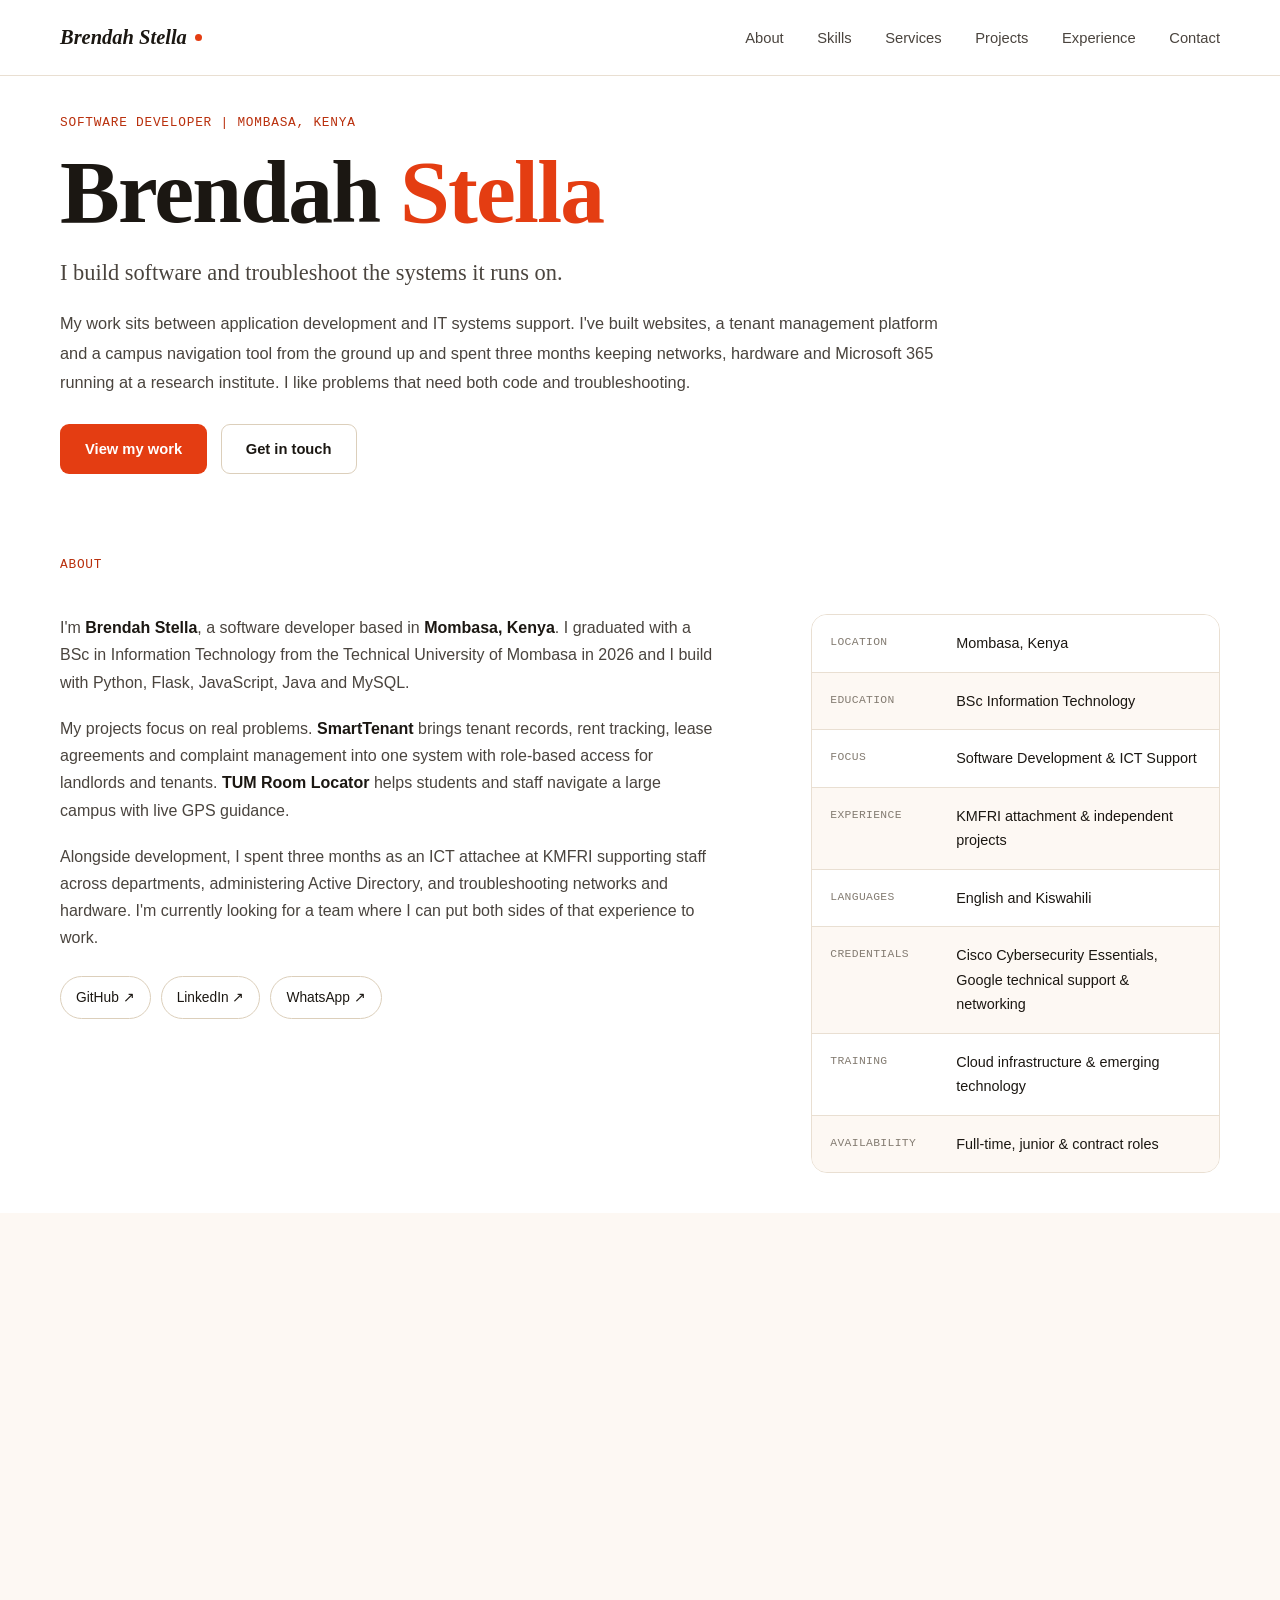
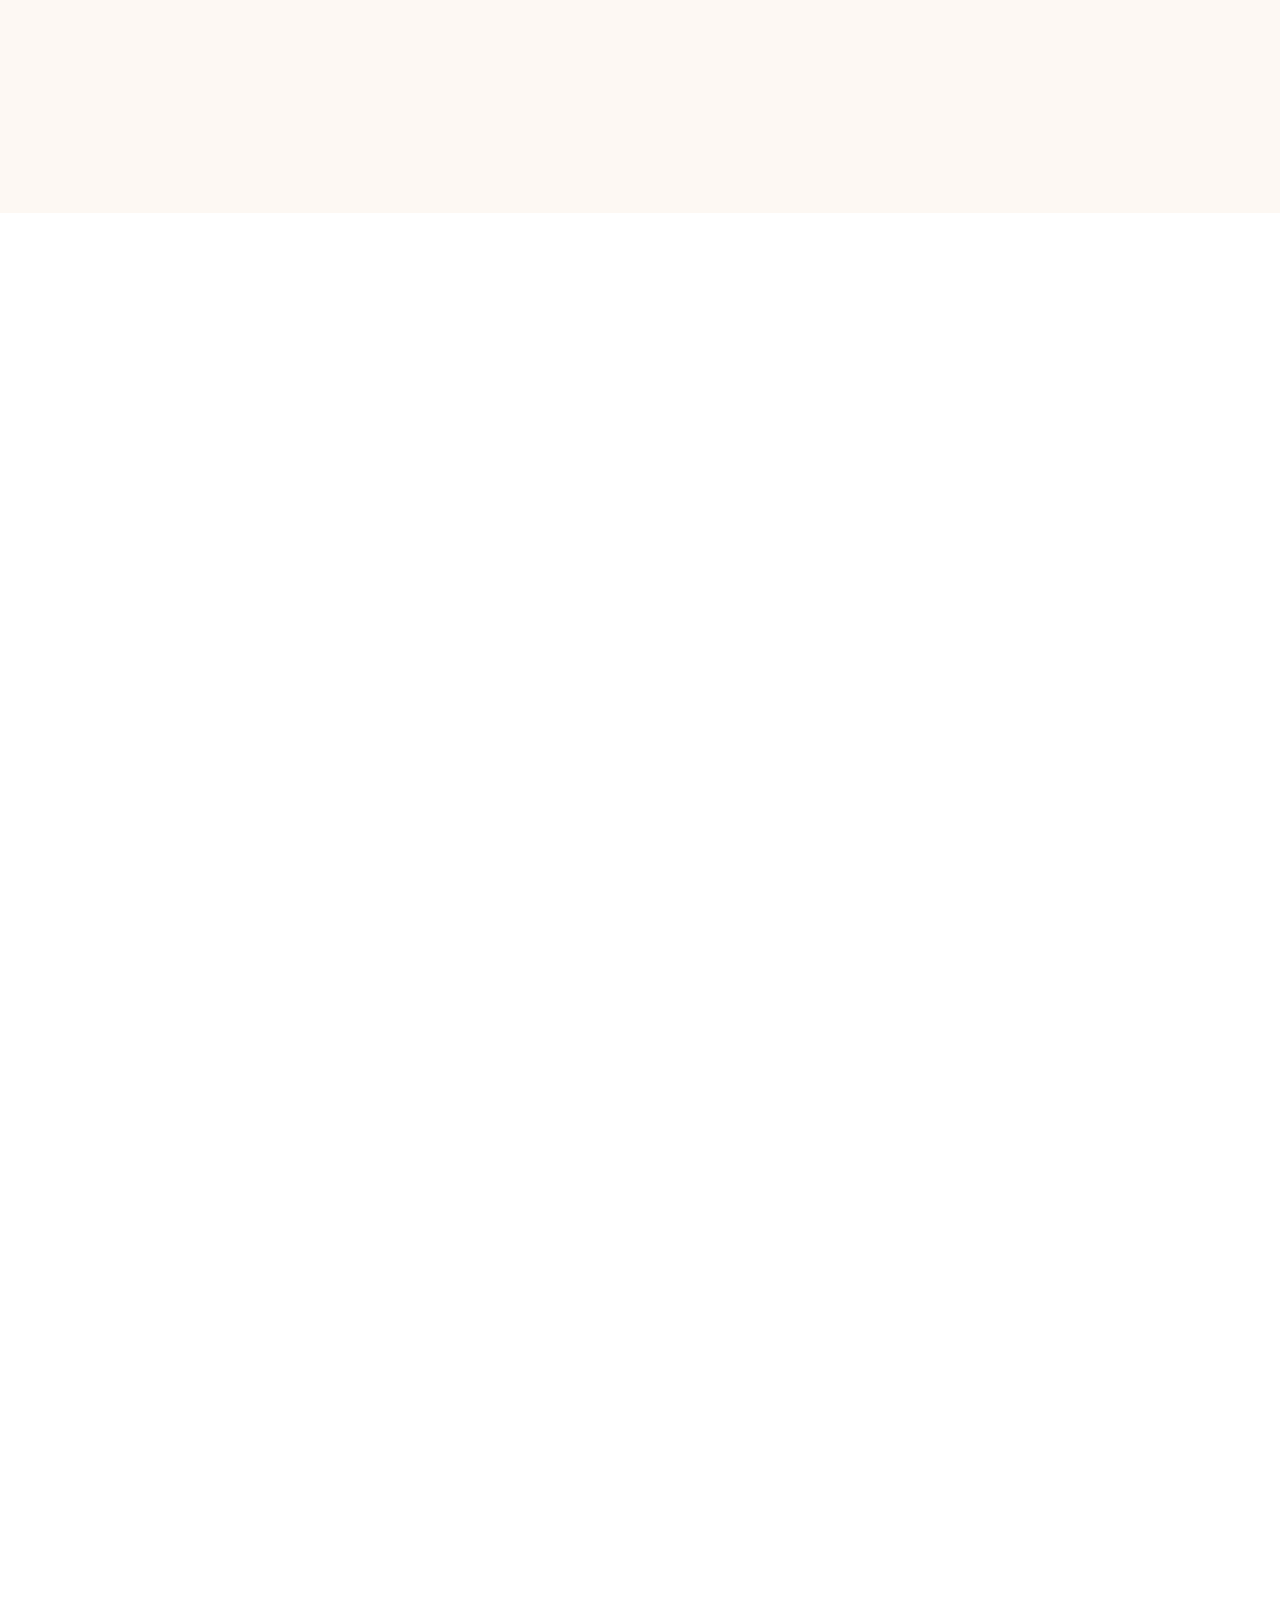
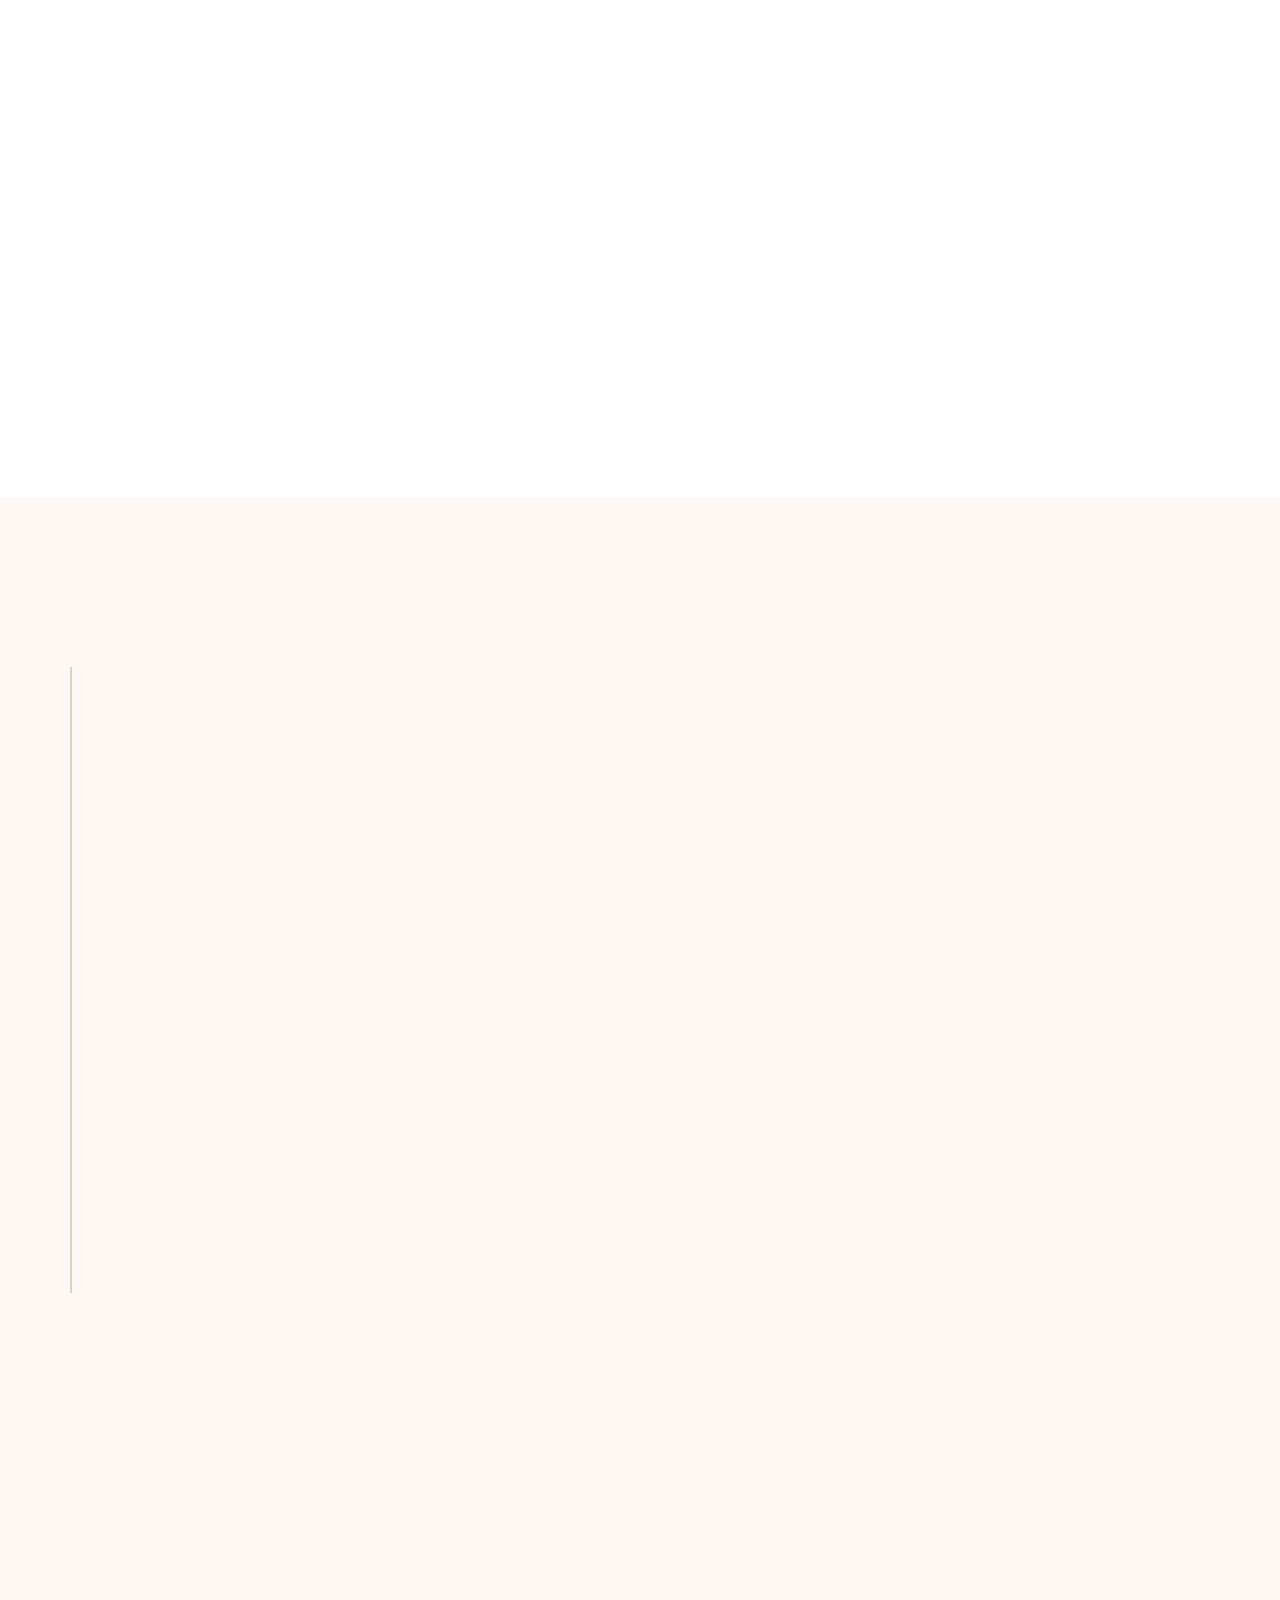
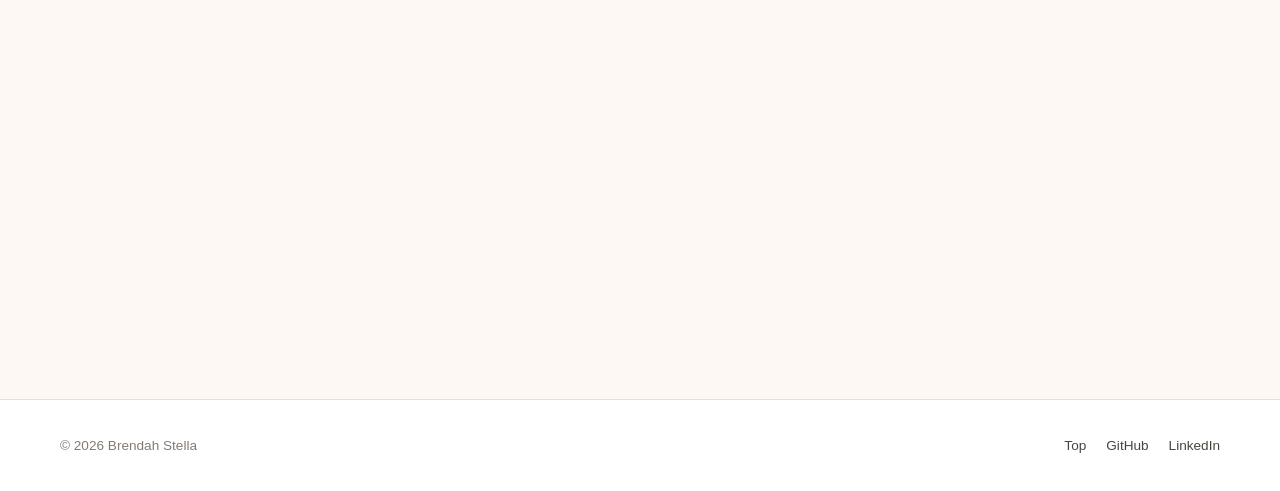
<file: index.html>
<!doctype html>
<html lang="en">
  <head>
    <meta charset="UTF-8" />
    <meta name="viewport" content="width=device-width, initial-scale=1.0" />

    <title>Brendah Stella | Software Developer</title>
    <meta
      name="description"
      content="Portfolio of Brendah Stella, a software developer based in Mombasa, Kenya, working across web development, databases, networking and ICT support."
    />
    <meta name="author" content="Brendah Stella" />
    <meta name="robots" content="index, follow" />
    <link rel="canonical" href="https://breestellar.github.io/portfolio/" />
    <link rel="icon" href="data:," />
    <meta name="referrer" content="strict-origin-when-cross-origin" />

    <meta
      http-equiv="Content-Security-Policy"
      content="default-src 'self'; base-uri 'self'; object-src 'none'; script-src 'self' https://web3forms.com https://hcaptcha.com https://*.hcaptcha.com; script-src-attr 'none'; style-src 'self' https://fonts.googleapis.com https://hcaptcha.com https://*.hcaptcha.com; style-src-attr 'none'; font-src 'self' https://fonts.gstatic.com; img-src 'self' data: https://hcaptcha.com https://*.hcaptcha.com; frame-src https://hcaptcha.com https://*.hcaptcha.com; connect-src 'self' https://api.web3forms.com https://hcaptcha.com https://*.hcaptcha.com; worker-src 'self' blob:; media-src 'none'; form-action 'self' https://api.web3forms.com; upgrade-insecure-requests"
    />

    <meta property="og:title" content="Brendah Stella | Software Developer" />
    <meta
      property="og:description"
      content="Software development and ICT portfolio of Brendah Stella."
    />
    <meta property="og:type" content="website" />
    <meta
      property="og:url"
      content="https://breestellar.github.io/portfolio/"
    />

    <link rel="preconnect" href="https://fonts.googleapis.com" />
    <link rel="preconnect" href="https://fonts.gstatic.com" crossorigin />

    <link
      href="https://fonts.googleapis.com/css2?family=Fraunces:opsz,wght@9..144,400;9..144,500;9..144,600;9..144,700&family=Inter:wght@400;500;600;700&family=JetBrains+Mono:wght@400;500&display=swap"
      rel="stylesheet"
    />

    <link rel="stylesheet" href="./style.css" />
  </head>

  <body>
    <header>
      <nav aria-label="Primary navigation">
        <div class="container nav-inner">
          <a class="nav-logo" href="#home">
            Brendah Stella <span class="dot"></span>
          </a>

          <ul class="nav-links" id="navLinks">
            <li><a href="#about">About</a></li>
            <li><a href="#skills">Skills</a></li>
            <li><a href="#capabilities">Services</a></li>
            <li><a href="#work">Projects</a></li>
            <li><a href="#experience">Experience</a></li>
            <li><a href="#contact">Contact</a></li>
          </ul>

          <button
            class="hamburger"
            type="button"
            aria-label="Open navigation"
            aria-controls="navLinks"
            aria-expanded="false"
          >
            ☰
          </button>
        </div>
      </nav>
    </header>

    <main>
      <!-- HERO -->
      <section id="home">
        <div class="container hero">
          <div>
            <p class="eyebrow">SOFTWARE DEVELOPER | MOMBASA, KENYA</p>

            <h1>Brendah <em>Stella</em></h1>

            <p class="hero-role">
              I build software and troubleshoot the systems it runs on.
            </p>

            <p class="hero-copy">
              My work sits between application development and IT systems
              support. I've built websites, a tenant management platform and a
              campus navigation tool from the ground up and spent three months
              keeping networks, hardware and Microsoft 365 running at a research
              institute. I like problems that need both code and
              troubleshooting.
            </p>

            <div class="hero-actions">
              <a href="#work" class="btn btn-primary">View my work</a>
              <a href="#contact" class="btn btn-secondary">Get in touch</a>
            </div>
          </div>
        </div>
      </section>

      <!-- ABOUT -->
      <section id="about">
        <div class="container">
          <div class="section-head reveal">
            <p class="eyebrow">ABOUT</p>
          </div>

          <div class="about-grid">
            <div class="about-copy reveal">
              <p>
                I'm <strong>Brendah Stella</strong>, a software developer based
                in <strong>Mombasa, Kenya</strong>. I graduated with a BSc in
                Information Technology from the Technical University of Mombasa
                in 2026 and I build with Python, Flask, JavaScript, Java and
                MySQL.
              </p>

              <p>
                My projects focus on real problems.
                <strong>SmartTenant</strong> brings tenant records, rent
                tracking, lease agreements and complaint management into one
                system with role-based access for landlords and tenants.
                <strong>TUM Room Locator</strong> helps students and staff
                navigate a large campus with live GPS guidance.
              </p>

              <p>
                Alongside development, I spent three months as an ICT attachee
                at KMFRI supporting staff across departments, administering
                Active Directory, and troubleshooting networks and hardware. I'm
                currently looking for a team where I can put both sides of that
                experience to work.
              </p>

              <div class="about-links">
                <a
                  class="pill-link"
                  href="https://github.com/Breestellar"
                  target="_blank"
                  rel="noopener noreferrer"
                >
                  GitHub ↗
                </a>

                <a
                  class="pill-link"
                  href="https://linkedin.com/in/brendah-stella"
                  target="_blank"
                  rel="noopener noreferrer"
                >
                  LinkedIn ↗
                </a>

                <a
                  class="pill-link"
                  href="https://wa.me/254706333151"
                  target="_blank"
                  rel="noopener noreferrer"
                >
                  WhatsApp ↗
                </a>
              </div>
            </div>

            <div class="facts reveal" aria-label="Profile details">
              <div class="fact">
                <span class="fact-key">Location</span>
                <span class="fact-value">Mombasa, Kenya</span>
              </div>

              <div class="fact">
                <span class="fact-key">Education</span>
                <span class="fact-value">BSc Information Technology</span>
              </div>

              <div class="fact">
                <span class="fact-key">Focus</span>
                <span class="fact-value">
                  Software Development &amp; ICT Support
                </span>
              </div>

              <div class="fact">
                <span class="fact-key">Experience</span>
                <span class="fact-value">
                  KMFRI attachment &amp; independent projects
                </span>
              </div>

              <div class="fact">
                <span class="fact-key">Languages</span>
                <span class="fact-value">English and Kiswahili</span>
              </div>

              <div class="fact">
                <span class="fact-key">Credentials</span>
                <span class="fact-value">
                  Cisco Cybersecurity Essentials, Google technical support &amp;
                  networking
                </span>
              </div>

              <div class="fact">
                <span class="fact-key">Training</span>
                <span class="fact-value">
                  Cloud infrastructure &amp; emerging technology
                </span>
              </div>

              <div class="fact">
                <span class="fact-key">Availability</span>
                <span class="fact-value">
                  Full-time, junior &amp; contract roles
                </span>
              </div>
            </div>
          </div>
        </div>
      </section>

      <!-- SKILLS -->
      <section id="skills" class="alt-bg">
        <div class="container">
          <div class="section-head reveal">
            <p class="eyebrow">SKILLS</p>

            <p class="section-intro">
              These are the tools and systems I've actually used in projects,
              coursework and hands-on ICT work.
            </p>
          </div>

          <div class="skills-grid">
            <article class="skill-card reveal">
              <div class="skill-icon">
                <svg
                  width="19"
                  height="19"
                  viewBox="0 0 24 24"
                  fill="none"
                  stroke="currentColor"
                  stroke-width="2"
                  stroke-linecap="round"
                >
                  <polyline points="16 18 22 12 16 6" />
                  <polyline points="8 6 2 12 8 18" />
                </svg>
              </div>

              <h3>Development</h3>

              <p>Building application logic and interfaces.</p>

              <ul class="skill-list">
                <li>Python</li>
                <li>Flask</li>
                <li>JavaScript</li>
                <li>Java</li>
                <li>PHP</li>
                <li>HTML/CSS</li>
                <li>Tailwind CSS</li>
                <li>WordPress</li>
              </ul>
            </article>

            <article class="skill-card reveal">
              <div class="skill-icon">
                <svg
                  width="19"
                  height="19"
                  viewBox="0 0 24 24"
                  fill="none"
                  stroke="currentColor"
                  stroke-width="2"
                  stroke-linecap="round"
                >
                  <ellipse cx="12" cy="5" rx="9" ry="3" />
                  <path d="M21 12c0 1.66-4.03 3-9 3s-9-1.34-9-3" />
                  <path d="M3 5v14c0 1.66 4.03 3 9 3s9-1.34 9-3V5" />
                </svg>
              </div>

              <h3>Backend &amp; Data</h3>

              <p>Working with application logic, databases and integrations.</p>

              <ul class="skill-list">
                <li>MySQL</li>
                <li>SQL Server fundamentals</li>
                <li>REST APIs</li>
                <li>AJAX</li>
                <li>Schema Design</li>
                <li>JSON</li>
              </ul>
            </article>

            <article class="skill-card reveal">
              <div class="skill-icon">
                <svg
                  width="19"
                  height="19"
                  viewBox="0 0 24 24"
                  fill="none"
                  stroke="currentColor"
                  stroke-width="2"
                  stroke-linecap="round"
                >
                  <rect x="2" y="3" width="20" height="14" rx="2" />
                  <line x1="8" y1="21" x2="16" y2="21" />
                  <line x1="12" y1="17" x2="12" y2="21" />
                </svg>
              </div>

              <h3>ICT &amp; Systems</h3>

              <p>
                Hands-on support across users, devices and everyday systems.
              </p>

              <ul class="skill-list">
                <li>Active Directory</li>
                <li>Microsoft 365</li>
                <li>Windows Server fundamentals</li>
                <li>LAN/Wi-Fi</li>
                <li>Hardware Support</li>
                <li>Backup &amp; Recovery</li>
              </ul>
            </article>

            <article class="skill-card reveal">
              <div class="skill-icon">
                <svg
                  width="19"
                  height="19"
                  viewBox="0 0 24 24"
                  fill="none"
                  stroke="currentColor"
                  stroke-width="2"
                  stroke-linecap="round"
                >
                  <circle cx="12" cy="12" r="3" />
                  <path
                    d="M19.4 15a1.65 1.65 0 0 0 .33 1.82l.06.06a2 2 0 1 1-2.83 2.83l-.06-.06a1.65 1.65 0 0 0-1.82-.33 1.65 1.65 0 0 0-1 1.51V21a2 2 0 0 1-4 0v-.09A1.65 1.65 0 0 0 9 19.4a1.65 1.65 0 0 0-1.82.33l-.06.06a2 2 0 1 1-2.83-2.83l.06-.06a1.65 1.65 0 0 0 .33-1.82 1.65 1.65 0 0 0-1.51-1H3a2 2 0 0 1 0-4h.09A1.65 1.65 0 0 0 4.6 9a1.65 1.65 0 0 0-.33-1.82l-.06-.06a2 2 0 1 1 2.83-2.83l.06.06a1.65 1.65 0 0 0 1.82.33H9a1.65 1.65 0 0 0 1-1.51V3a2 2 0 0 1 4 0v.09a1.65 1.65 0 0 0 1 1.51 1.65 1.65 0 0 0 1.82-.33l.06-.06a2 2 0 1 1 2.83 2.83l-.06.06a1.65 1.65 0 0 0-.33 1.82V9a1.65 1.65 0 0 0 1.51 1H21a2 2 0 0 1 0 4h-.09a1.65 1.65 0 0 0-1.51 1z"
                  />
                </svg>
              </div>

              <h3>Networks &amp; Practice</h3>

              <p>
                Diagnosing infrastructure issues and keeping technical work
                documented.
              </p>

              <ul class="skill-list">
                <li>IP / DHCP / DNS</li>
                <li>VPN fundamentals</li>
                <li>Cybersecurity fundamentals</li>
                <li>Git/GitHub</li>
                <li>Linux</li>
                <li>Documentation</li>
              </ul>
            </article>
          </div>
        </div>
      </section>

      <!-- SERVICES -->
      <section id="capabilities">
        <div class="container">
          <div class="section-head reveal">
            <p class="eyebrow">SERVICES</p>

            <p class="section-intro">
              I'm comfortable taking on builds, technical fixes and the
              day-to-day work that keeps systems usable.
            </p>
          </div>

          <div class="approach-grid capabilities-grid">
            <article class="approach reveal">
              <p class="approach-number">01</p>

              <h3>Web &amp; software</h3>

              <p>
                Build or improve web applications, internal tools and websites
                using Python, Flask, JavaScript, MySQL, APIs and responsive
                frontend technologies.
              </p>
            </article>

            <article class="approach reveal">
              <p class="approach-number">02</p>

              <h3>ICT support</h3>

              <p>
                Troubleshoot hardware, software, user accounts and Microsoft 365
                issues, including routine system setup and first-line support.
              </p>
            </article>

            <article class="approach reveal">
              <p class="approach-number">03</p>

              <h3>Networks &amp; systems</h3>

              <p>
                Help diagnose LAN and Wi-Fi problems and work through IP, DHCP,
                DNS and VPN or network-device configuration issues.
              </p>
            </article>

            <article class="approach reveal">
              <p class="approach-number">04</p>

              <h3>Technical documentation</h3>

              <p>
                Document recurring faults, setup steps and fixes so the next
                person does not have to start troubleshooting from scratch.
              </p>
            </article>
          </div>
        </div>
      </section>

      <!-- PROJECTS -->
      <section id="work">
        <div class="container">
          <div class="section-head reveal">
            <p class="eyebrow">PROJECTS</p>

            <p class="section-intro">
              Each project is presented around the problem it addresses, the
              approach I took, and what I actually built.
            </p>
          </div>

          <div class="project-list">
            <article class="project reveal">
              <div class="project-aside">
                <span class="project-number">01</span>

                <p class="project-type">Web application</p>

                <h3>SmartTenant</h3>

                <p class="project-subtitle">
                  Multi-user property &amp; tenant management system
                </p>
              </div>

              <div class="project-content">
                <div class="project-block">
                  <h4>The problem</h4>

                  <p>
                    Landlords and tenants often manage rent records, lease
                    terms, complaints and communication through disconnected
                    tools or none at all, making it easy for information to get
                    lost.
                  </p>
                </div>

                <div class="project-block">
                  <h4>The approach</h4>

                  <p>
                    I built a role-based web application that gives landlords
                    and tenants separate, permissioned views of the same data so
                    each side only sees and edits what applies to them.
                  </p>
                </div>

                <div class="project-block">
                  <h4>What I worked on</h4>

                  <p>
                    Role-based access control, automated PDF lease generation,
                    an AJAX-driven messaging system between landlords and
                    tenants, a lease termination workflow, and a complaint
                    management module, all with a consistent interface across
                    every page.
                  </p>

                  <div
                    class="project-tech"
                    aria-label="SmartTenant technologies"
                  >
                    <span>Flask</span>
                    <span>MySQL</span>
                    <span>Tailwind CSS</span>
                    <span>AJAX</span>
                    <span>xhtml2pdf</span>
                  </div>
                </div>

                <div class="project-actions">
                  <a
                    class="project-link"
                    href="https://github.com/Breestellar/Smarttenant"
                    target="_blank"
                    rel="noopener noreferrer"
                  >
                    View source ↗
                  </a>
                </div>
              </div>
            </article>

            <article class="project reveal">
              <div class="project-aside">
                <span class="project-number">02</span>

                <p class="project-type">Navigation tool</p>

                <h3>TUM Room Locator</h3>

                <p class="project-subtitle">
                  Campus navigation with live GPS guidance
                </p>
              </div>

              <div class="project-content">
                <div class="project-block">
                  <h4>The problem</h4>

                  <p>
                    Finding a specific room on a large unfamiliar campus wastes
                    time for students and staff, especially during the first
                    weeks of a semester.
                  </p>
                </div>

                <div class="project-block">
                  <h4>The approach</h4>

                  <p>
                    I built a focused navigation tool for the Technical
                    University of Mombasa that turns a room name into a walkable
                    route with real-time position tracking instead of a static
                    map.
                  </p>
                </div>

                <div class="project-block">
                  <h4>What I worked on</h4>

                  <p>
                    Route calculation and rerouting with OSRM, GPS signal
                    smoothing to keep the map stable, voice-guided directions
                    and the interactive Leaflet.js map interface.
                  </p>

                  <div
                    class="project-tech"
                    aria-label="TUM Room Locator technologies"
                  >
                    <span>Flask</span>
                    <span>MySQL</span>
                    <span>Leaflet.js</span>
                    <span>OSRM</span>
                    <span>Geolocation API</span>
                    <span>Web Speech API</span>
                  </div>
                </div>

                <div class="project-actions">
                  <a
                    class="project-link"
                    href="https://github.com/Breestellar/Tum-Room-Locator"
                    target="_blank"
                    rel="noopener noreferrer"
                  >
                    View source ↗
                  </a>
                </div>
              </div>
            </article>
          </div>
        </div>
      </section>

      <!-- EXPERIENCE -->
      <section id="experience" class="alt-bg">
        <div class="container">
          <div class="section-head reveal">
            <p class="eyebrow">EXPERIENCE</p>

            <p class="section-intro">
              A combination of workplace ICT experience and independent software
              development.
            </p>
          </div>

          <div class="timeline">
            <article class="experience reveal">
              <p class="experience-period">May 2025 — August 2025</p>

              <h3>IT Attachment</h3>

              <p class="experience-company">
                Kenya Marine and Fisheries Research Institute (KMFRI) · Mombasa,
                Kenya
              </p>

              <ul class="experience-list">
                <li>
                  Provided first-line technical support to staff across
                  departments, resolving hardware and software issues.
                </li>

                <li>
                  Administered user accounts and permissions in Active Directory
                  and supported Microsoft 365 environments.
                </li>

                <li>
                  Diagnosed and resolved LAN and Wi-Fi connectivity issues
                  across the institute's network.
                </li>

                <li>
                  Documented recurring incidents to help the ICT team track and
                  resolve issues faster.
                </li>

                <li>
                  Assisted with software installation, operating-system
                  configuration and routine system maintenance and updates.
                </li>

                <li>
                  Assisted with data backup and recovery procedures, monitored
                  system performance and reported issues to senior ICT staff.
                </li>

                <li>
                  Supported enterprise users and gained exposure to CRM and ERP
                  environments through ICT workshops.
                </li>

                <li>
                  Received an official recommendation letter for reliability and
                  support performance.
                </li>
              </ul>
            </article>

            <article class="experience reveal">
              <p class="experience-period">2023 — Present</p>

              <h3>Independent Developer</h3>

              <p class="experience-company">
                Self-directed development · Mombasa, Kenya
              </p>

              <ul class="experience-list">
                <li>
                  Designed and built SmartTenant and TUM Room Locator from the
                  ground up, end to end.
                </li>

                <li>
                  Worked across frontend interfaces, backend logic, databases
                  and third-party APIs.
                </li>

                <li>
                  Used personal projects to work through practical problems, not
                  just to learn a technology.
                </li>
              </ul>
            </article>
          </div>
        </div>
      </section>

      <!-- CONTACT -->
      <section id="contact" class="alt-bg">
        <div class="container">
          <div class="section-head reveal">
            <p class="eyebrow">CONTACT</p>

            <p class="section-intro">
              I'm open to junior software development roles, ICT positions and
              relevant freelance or contract work. I'm happy to discuss your
              project, role or problem.
            </p>
          </div>

          <div class="contact-grid">
            <div class="contact-copy reveal">
              <div class="contact-list">
                <a class="contact-item" href="tel:+254706333151">
                  <span class="contact-label">Phone</span>
                  <span class="contact-value">+254 706 333 151</span>
                </a>

                <a
                  class="contact-item"
                  href="https://wa.me/254706333151"
                  target="_blank"
                  rel="noopener noreferrer"
                >
                  <span class="contact-label">WhatsApp</span>
                  <span class="contact-value">Start a conversation ↗</span>
                </a>

                <a
                  class="contact-item"
                  href="https://github.com/Breestellar"
                  target="_blank"
                  rel="noopener noreferrer"
                >
                  <span class="contact-label">GitHub</span>
                  <span class="contact-value">github.com/Breestellar ↗</span>
                </a>

                <a
                  class="contact-item"
                  href="https://linkedin.com/in/brendah-stella"
                  target="_blank"
                  rel="noopener noreferrer"
                >
                  <span class="contact-label">LinkedIn</span>
                  <span class="contact-value">Brendah Stella ↗</span>
                </a>
              </div>
            </div>

            <div class="reveal">
              <form
                id="contact-form"
                class="contact-form"
                action="https://api.web3forms.com/submit"
                method="POST"
              >
                <input
                  type="hidden"
                  name="access_key"
                  value="798fbf9f-aac8-4749-8704-85d0359623bb"
                />

                <input
                  type="hidden"
                  name="subject"
                  value="Portfolio Contact — Brendah Stella"
                />

                <input
                  type="hidden"
                  name="from_name"
                  value="Brendah Stella Portfolio"
                />

                <input
                  type="hidden"
                  name="redirect"
                  value="https://breestellar.github.io/portfolio/contact-success.html"
                />

                <!-- Secondary low-friction spam check. hCaptcha remains the main check. -->
                <input
                  type="checkbox"
                  name="botcheck"
                  class="honeypot"
                  tabindex="-1"
                  autocomplete="off"
                />

                <div class="form-row">
                  <div class="form-group">
                    <label for="name">Name</label>

                    <input
                      id="name"
                      type="text"
                      name="name"
                      placeholder="Your name"
                      autocomplete="name"
                      required
                    />
                  </div>

                  <div class="form-group">
                    <label for="email">Email</label>

                    <input
                      id="email"
                      type="email"
                      name="email"
                      placeholder="you@example.com"
                      autocomplete="email"
                      required
                    />
                  </div>
                </div>

                <div class="form-group">
                  <label for="message">Message</label>

                  <textarea
                    id="message"
                    name="message"
                    placeholder="Tell me what you'd like to discuss..."
                    maxlength="5000"
                    required
                  ></textarea>
                </div>

                <div class="h-captcha" data-captcha="true"></div>

                <button type="submit" class="btn btn-primary">
                  Send message
                </button>

                <p class="form-note">
                  Please include enough detail for me to understand what you're
                  reaching out about.
                </p>
              </form>
            </div>
          </div>
        </div>
      </section>
    </main>

    <footer>
      <div class="container footer-inner">
        <span>© 2026 Brendah Stella</span>

        <div class="footer-links">
          <a href="#home">Top</a>

          <a
            href="https://github.com/Breestellar"
            target="_blank"
            rel="noopener noreferrer"
          >
            GitHub
          </a>

          <a
            href="https://linkedin.com/in/brendah-stella"
            target="_blank"
            rel="noopener noreferrer"
          >
            LinkedIn
          </a>
        </div>
      </div>
    </footer>

    <script src="./index.js" defer></script>
    <script src="https://web3forms.com/client/script.js" async defer></script>
  </body>
</html>
</file>
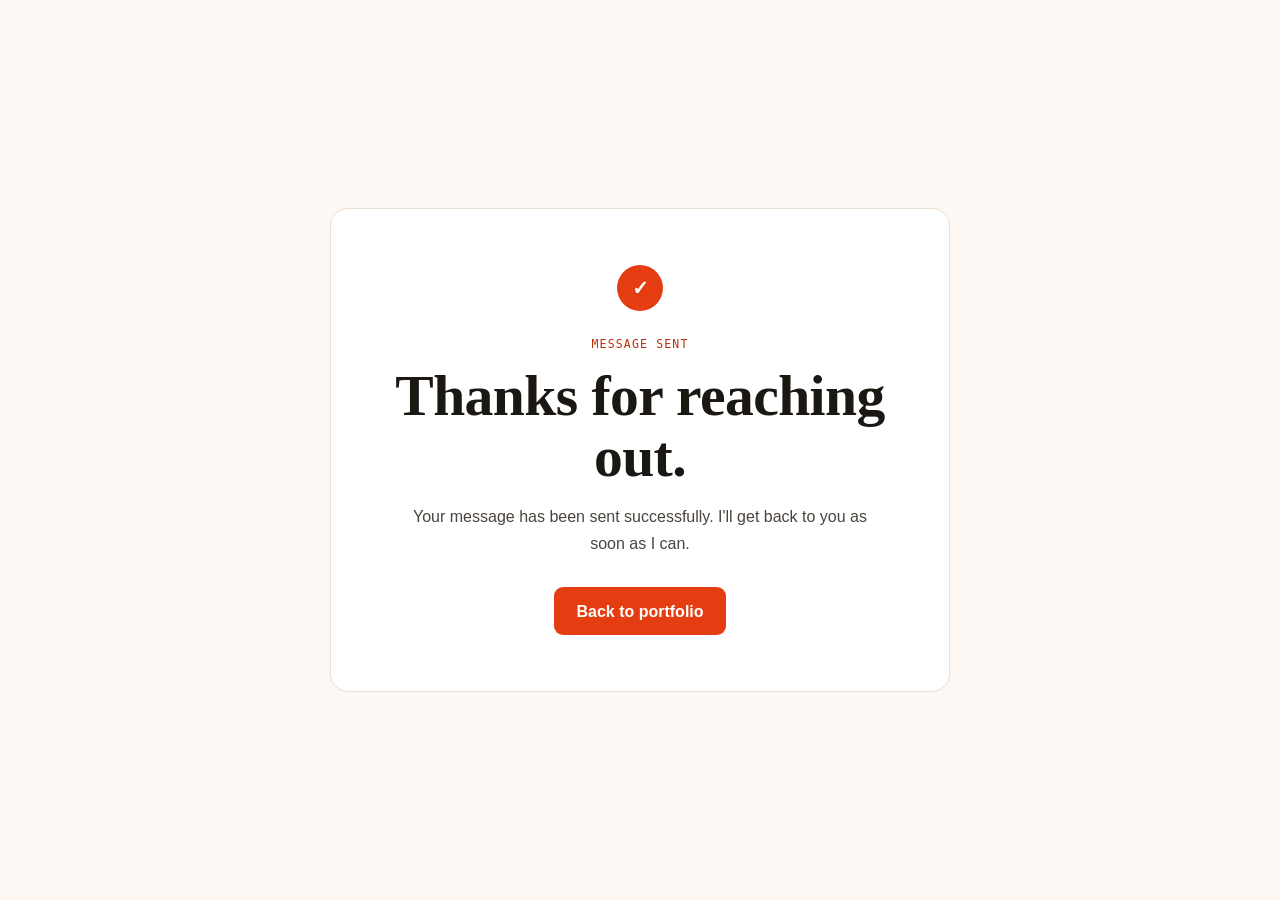
<file: contact-success.html>
<!doctype html>
<html lang="en">
  <head>
    <meta charset="UTF-8" />
    <meta name="viewport" content="width=device-width, initial-scale=1.0" />

    <meta name="robots" content="noindex, nofollow" />
    <meta name="referrer" content="strict-origin-when-cross-origin" />

    <meta
      http-equiv="Content-Security-Policy"
      content="default-src 'self'; base-uri 'self'; object-src 'none'; script-src 'none'; style-src 'self'; style-src-attr 'none'; img-src 'self' data:; font-src 'self'; form-action 'self'; upgrade-insecure-requests"
    />

    <title>Message sent | Brendah Stella</title>

    <link rel="stylesheet" href="./style.css" />
  </head>

  <body class="success-page">
    <main>
      <div class="mark" aria-hidden="true">✓</div>

      <p class="label">Message sent</p>

      <h1>Thanks for reaching out.</h1>

      <p class="message">
        Your message has been sent successfully. I'll get back to you as soon as
        I can.
      </p>

      <a href="./">Back to portfolio</a>
    </main>
  </body>
</html>
</file>
<file: style.css>
:root {
  --paper: #ffffff;
  --paper-warm: #fdf8f3;
  --paper-deep: #f7eee4;
  --ink: #1b1712;
  --ink-soft: #4a443e;
  --muted: #847c72;
  --line: #e9dfd2;
  --line-strong: #dccfbb;
  --accent: #e43d12;
  --accent-deep: #b92f0c;
  --accent-soft: #fce7de;
  --gold: #c4831a;
  --gold-soft: #fbeed9;
  --serif: "Fraunces", serif;
  --sans: "Inter", sans-serif;
  --mono: "JetBrains Mono", monospace;
  --max: 1160px;
}

*,
*::before,
*::after {
  box-sizing: border-box;
  margin: 0;
  padding: 0;
}

html {
  scroll-behavior: smooth;
}

body {
  background: var(--paper);
  color: var(--ink);
  font-family: var(--sans);
  font-size: 16px;
  line-height: 1.7;
  overflow-x: hidden;
}

::selection {
  background: var(--accent);
  color: #fff;
}

::-webkit-scrollbar {
  width: 9px;
}

::-webkit-scrollbar-track {
  background: var(--paper-warm);
}

::-webkit-scrollbar-thumb {
  background: var(--line-strong);
  border-radius: 20px;
}

a {
  color: inherit;
}

button,
input,
textarea {
  font: inherit;
}

a:focus-visible,
button:focus-visible,
input:focus-visible,
textarea:focus-visible {
  outline: 2px solid var(--accent);
  outline-offset: 3px;
}

img {
  max-width: 100%;
  display: block;
}

.container {
  width: min(var(--max), calc(100% - 56px));
  margin-inline: auto;
}

h1,
h2,
h3 {
  font-family: var(--serif);
  font-weight: 600;
  letter-spacing: -0.01em;
  color: var(--ink);
}

/* ── REVEAL ── */

.reveal {
  opacity: 0;
  transform: translateY(18px);
  transition:
    opacity 0.6s ease,
    transform 0.6s ease;
}

.reveal.in {
  opacity: 1;
  transform: translateY(0);
}

/* ── NAV ── */

header {
  position: fixed;
  top: 0;
  left: 0;
  right: 0;
  z-index: 200;
}

nav {
  height: 76px;
  background: rgba(255, 255, 255, 0.88);
  -webkit-backdrop-filter: blur(14px);
  backdrop-filter: blur(14px);
  border-bottom: 1px solid var(--line);
}

.nav-inner {
  height: 100%;
  display: flex;
  align-items: center;
  justify-content: space-between;
}

.nav-logo {
  font-family: var(--serif);
  font-style: italic;
  font-weight: 600;
  font-size: 1.28rem;
  color: var(--ink);
  text-decoration: none;
  display: flex;
  align-items: center;
  gap: 8px;
}

.nav-logo .dot {
  width: 7px;
  height: 7px;
  border-radius: 50%;
  background: var(--accent);
  display: inline-block;
}

.nav-links {
  display: flex;
  align-items: center;
  gap: 2.1rem;
  list-style: none;
}

.nav-links a {
  color: var(--ink-soft);
  text-decoration: none;
  font-size: 0.92rem;
  font-weight: 500;
  position: relative;
  padding: 4px 0;
  transition: color 0.2s;
}

.nav-links a::after {
  content: "";
  position: absolute;
  left: 0;
  bottom: 0;
  width: 0;
  height: 2px;
  background: var(--accent);
  transition: width 0.22s ease;
}

.nav-links a:hover {
  color: var(--ink);
}

.nav-links a:hover::after {
  width: 100%;
}

.hamburger {
  display: none;
  width: 44px;
  height: 44px;
  align-items: center;
  justify-content: center;
  border: 1px solid var(--line);
  background: var(--paper-warm);
  color: var(--ink);
  border-radius: 8px;
  cursor: pointer;
  font-size: 1.1rem;
}

/* ── HERO ── */

#home {
  padding: 112px 0 40px;
  position: relative;
  background: var(--paper);
}

.hero {
  position: relative;
  z-index: 1;
}

.eyebrow {
  font-family: var(--mono);
  font-size: 0.8rem;
  color: var(--accent-deep);
  letter-spacing: 0.06em;
  text-transform: uppercase;
  margin-bottom: 0.9rem;
}

.hero h1 {
  max-width: 1050px;
  font-size: clamp(3.2rem, 7vw, 5.6rem);
  line-height: 0.98;
  letter-spacing: -0.02em;
  margin-bottom: 1.1rem;
}

.hero h1 em {
  color: var(--accent);
  font-style: normal;
}

.hero-role {
  max-width: 900px;
  font-family: var(--serif);
  font-size: clamp(1.15rem, 2vw, 1.4rem);
  color: var(--ink-soft);
  font-weight: 500;
  margin-bottom: 1.1rem;
}

.hero-copy {
  max-width: 900px;
  color: var(--ink-soft);
  font-size: 1.02rem;
  line-height: 1.8;
  margin-bottom: 1.7rem;
}

.hero-actions {
  display: flex;
  flex-wrap: wrap;
  gap: 0.85rem;
}

.btn {
  display: inline-flex;
  align-items: center;
  justify-content: center;
  gap: 8px;
  min-height: 50px;
  padding: 0 24px;
  border-radius: 9px;
  text-decoration: none;
  font-weight: 600;
  font-size: 0.92rem;
  border: 1.5px solid transparent;
  transition: all 0.2s ease;
}

.btn-primary {
  background: var(--accent);
  color: #fff;
}

.btn-primary:hover {
  background: var(--accent-deep);
  transform: translateY(-2px);
  box-shadow: 0 10px 24px rgba(228, 61, 18, 0.25);
}

.btn-secondary {
  border-color: var(--line-strong);
  color: var(--ink);
  background: var(--paper);
}

.btn-secondary:hover {
  border-color: var(--ink);
  transform: translateY(-2px);
}

/* ── SECTIONS ── */

section {
  padding: 40px 0;
}

.alt-bg {
  background: var(--paper-warm);
}

.section-head {
  max-width: 760px;
  margin-bottom: 38px;
}

.section-label {
  font-family: var(--mono);
  font-size: 0.76rem;
  color: var(--accent-deep);
  text-transform: uppercase;
  letter-spacing: 0.09em;
  margin-bottom: 0.9rem;
  display: flex;
  align-items: center;
  gap: 9px;
}

.section-label::before {
  content: "";
  width: 22px;
  height: 2px;
  background: var(--accent);
  display: inline-block;
}

.section-title {
  font-size: clamp(2rem, 3.6vw, 2.85rem);
  line-height: 1.12;
  margin-bottom: 1rem;
}

.section-intro {
  color: var(--muted);
  font-size: 1.02rem;
  max-width: 600px;
}

/* ── ABOUT ── */

.about-grid {
  display: grid;
  grid-template-columns: 1.25fr 0.75fr;
  gap: 70px;
}

.about-copy p {
  color: var(--ink-soft);
  margin-bottom: 1.2rem;
  max-width: 660px;
  font-size: 1rem;
}

.about-copy strong {
  color: var(--ink);
  font-weight: 600;
}

.facts {
  border-radius: 16px;
  overflow: hidden;
  border: 1px solid var(--line);
}

.fact {
  display: grid;
  grid-template-columns: 112px 1fr;
  gap: 14px;
  padding: 16px 18px;
  border-bottom: 1px solid var(--line);
  background: var(--paper);
}

.fact:nth-child(even) {
  background: var(--paper-warm);
}

.fact:last-child {
  border-bottom: 0;
}

.fact-key {
  color: var(--muted);
  font-family: var(--mono);
  font-size: 0.71rem;
  text-transform: uppercase;
  letter-spacing: 0.03em;
  padding-top: 2px;
}

.fact-value {
  color: var(--ink);
  font-size: 0.9rem;
  font-weight: 500;
}

.about-links {
  display: flex;
  flex-wrap: wrap;
  gap: 10px;
  margin-top: 24px;
}

.pill-link {
  display: inline-flex;
  align-items: center;
  gap: 6px;
  color: var(--ink);
  text-decoration: none;
  border: 1px solid var(--line-strong);
  padding: 9px 15px;
  border-radius: 24px;
  font-size: 0.86rem;
  font-weight: 500;
  transition: 0.2s;
}

.pill-link:hover {
  border-color: var(--accent);
  color: var(--accent-deep);
  background: var(--accent-soft);
}

/* ── SKILLS ── */

.skills-grid {
  display: grid;
  grid-template-columns: repeat(4, 1fr);
  gap: 18px;
}

.skill-card {
  background: var(--paper);
  border: 1px solid var(--line);
  border-radius: 16px;
  padding: 26px 22px;
  border-top: 3px solid var(--accent);
  transition:
    transform 0.22s,
    box-shadow 0.22s;
}

.skill-card:nth-child(2) {
  border-top-color: var(--gold);
}

.skill-card:nth-child(3) {
  border-top-color: var(--ink);
}

.skill-card:nth-child(4) {
  border-top-color: var(--accent);
}

.skill-card:hover {
  transform: translateY(-4px);
  box-shadow: 0 16px 30px rgba(27, 23, 18, 0.08);
}

.skill-icon {
  width: 38px;
  height: 38px;
  border-radius: 10px;
  background: var(--accent-soft);
  display: flex;
  align-items: center;
  justify-content: center;
  margin-bottom: 16px;
  color: var(--accent-deep);
}

.skill-card:nth-child(2) .skill-icon {
  background: var(--gold-soft);
  color: var(--gold);
}

.skill-card:nth-child(3) .skill-icon {
  background: var(--paper-deep);
  color: var(--ink);
}

.skill-card h3 {
  font-family: var(--sans);
  font-size: 1rem;
  font-weight: 700;
  margin-bottom: 6px;
}

.skill-card > p {
  color: var(--muted);
  font-size: 0.85rem;
  margin-bottom: 1.1rem;
  line-height: 1.6;
}

.skill-list {
  display: flex;
  flex-wrap: wrap;
  gap: 7px;
  list-style: none;
}

.skill-list li {
  border: 1px solid var(--line);
  background: var(--paper-warm);
  padding: 5px 10px;
  border-radius: 6px;
  color: var(--ink-soft);
  font-family: var(--mono);
  font-size: 0.72rem;
}

/* ── PROJECTS ── */

.project-list {
  display: grid;
  gap: 22px;
}

.project {
  border: 1px solid var(--line);
  background: var(--paper);
  border-radius: 20px;
  display: grid;
  grid-template-columns: 0.7fr 1.3fr;
  overflow: hidden;
  transition:
    box-shadow 0.25s,
    transform 0.25s;
}

.project:hover {
  box-shadow: 0 20px 44px rgba(27, 23, 18, 0.09);
  transform: translateY(-2px);
}

.project-aside {
  padding: 34px 30px;
  background: var(--paper-warm);
  border-right: 1px solid var(--line);
}

.project-number {
  font-family: var(--mono);
  color: #fff;
  background: var(--accent);
  width: 34px;
  height: 34px;
  border-radius: 9px;
  display: flex;
  align-items: center;
  justify-content: center;
  font-size: 0.82rem;
  margin-bottom: 2.2rem;
}

.project:nth-child(2) .project-number {
  background: var(--gold);
}

.project-type {
  color: var(--muted);
  font-family: var(--mono);
  text-transform: uppercase;
  font-size: 0.68rem;
  letter-spacing: 0.06em;
  margin-bottom: 0.7rem;
}

.project h3 {
  font-size: 1.5rem;
  line-height: 1.15;
  margin-bottom: 0.5rem;
}

.project-subtitle {
  color: var(--muted);
  font-size: 0.88rem;
}

.project-content {
  padding: 34px 32px;
}

.project-block {
  margin-bottom: 1.5rem;
}

.project-block:last-child {
  margin-bottom: 0;
}

.project-block h4 {
  font-family: var(--mono);
  color: var(--accent-deep);
  text-transform: uppercase;
  font-size: 0.68rem;
  letter-spacing: 0.06em;
  margin-bottom: 0.5rem;
}

.project-block p {
  color: var(--ink-soft);
  font-size: 0.92rem;
  max-width: 720px;
}

.project-tech {
  display: flex;
  flex-wrap: wrap;
  gap: 8px;
  margin-top: 0.9rem;
}

.project-tech span {
  color: var(--ink-soft);
  font-family: var(--mono);
  font-size: 0.71rem;
  background: var(--paper-warm);
  border: 1px solid var(--line);
  padding: 4px 9px;
  border-radius: 6px;
}

.project-actions {
  display: flex;
  gap: 12px;
  flex-wrap: wrap;
  margin-top: 1.5rem;
}

.project-link {
  font-size: 0.85rem;
  font-weight: 600;
  color: var(--ink);
  text-decoration: none;
  border: 1.5px solid var(--line-strong);
  padding: 9px 15px;
  border-radius: 8px;
  transition: 0.2s;
}

.project-link:hover {
  color: #fff;
  background: var(--ink);
  border-color: var(--ink);
}

/* ── EXPERIENCE ── */

.timeline {
  border-left: 2px solid var(--line-strong);
  margin-left: 10px;
}

.experience {
  position: relative;
  padding: 0 0 54px 42px;
}

.experience:last-child {
  padding-bottom: 0;
}

.experience::before {
  content: "";
  position: absolute;
  left: -8px;
  top: 6px;
  width: 14px;
  height: 14px;
  border-radius: 50%;
  background: var(--accent);
  border: 3px solid var(--paper);
  box-shadow: 0 0 0 2px var(--line-strong);
}

.experience-period {
  color: var(--accent-deep);
  font-family: var(--mono);
  font-size: 0.74rem;
  margin-bottom: 0.5rem;
  font-weight: 600;
}

.experience h3 {
  font-family: var(--sans);
  font-size: 1.22rem;
  font-weight: 700;
  margin-bottom: 0.2rem;
}

.experience-company {
  color: var(--muted);
  font-size: 0.85rem;
  margin-bottom: 1.1rem;
}

.experience-list {
  list-style: none;
  display: grid;
  gap: 0.6rem;
}

.experience-list li {
  position: relative;
  padding-left: 19px;
  color: var(--ink-soft);
  font-size: 0.92rem;
}

.experience-list li::before {
  content: "";
  position: absolute;
  left: 0;
  top: 9px;
  width: 6px;
  height: 6px;
  border-radius: 50%;
  background: var(--gold);
}

/* ── HOW I WORK ── */

.approach-grid {
  display: grid;
  grid-template-columns: repeat(3, 1fr);
  gap: 20px;
}

.approach {
  padding: 32px 28px;
  background: var(--paper);
  border: 1px solid var(--line);
  border-radius: 16px;
  transition:
    transform 0.22s,
    box-shadow 0.22s;
}

.approach:hover {
  transform: translateY(-4px);
  box-shadow: 0 16px 30px rgba(27, 23, 18, 0.08);
}

.approach-number {
  font-family: var(--serif);
  font-style: italic;
  color: var(--accent);
  font-size: 1.6rem;
  margin-bottom: 1.3rem;
}

.approach h3 {
  font-family: var(--sans);
  font-size: 1.08rem;
  font-weight: 700;
  margin-bottom: 0.7rem;
}

.approach p {
  color: var(--muted);
  font-size: 0.9rem;
  line-height: 1.75;
}

/* ── CONTACT ── */

.contact-grid {
  display: grid;
  grid-template-columns: 0.8fr 1.2fr;
  gap: 70px;
}

.contact-copy p {
  color: var(--ink-soft);
  max-width: 440px;
  margin-bottom: 1.6rem;
  font-size: 1rem;
}

.contact-list {
  display: grid;
  gap: 11px;
}

.contact-item {
  display: flex;
  align-items: center;
  justify-content: space-between;
  padding: 16px 18px;
  border: 1px solid var(--line);
  background: var(--paper);
  text-decoration: none;
  border-radius: 12px;
  transition: 0.2s;
}

.contact-item:hover {
  border-color: var(--accent);
  background: var(--accent-soft);
  transform: translateX(3px);
}

.contact-label {
  color: var(--muted);
  font-family: var(--mono);
  font-size: 0.68rem;
  text-transform: uppercase;
  letter-spacing: 0.03em;
}

.contact-value {
  color: var(--ink);
  font-size: 0.93rem;
  font-weight: 600;
}

.contact-form {
  display: grid;
  gap: 18px;
  background: var(--paper-warm);
  border: 1px solid var(--line);
  border-radius: 18px;
  padding: 32px;
}

.form-row {
  display: grid;
  grid-template-columns: 1fr 1fr;
  gap: 16px;
}

.form-group {
  display: grid;
  gap: 8px;
}

.form-group label {
  color: var(--ink-soft);
  font-family: var(--mono);
  font-size: 0.7rem;
  text-transform: uppercase;
  letter-spacing: 0.03em;
}

.form-group input,
.form-group textarea {
  width: 100%;
  background: var(--paper);
  color: var(--ink);
  border: 1.5px solid var(--line-strong);
  border-radius: 9px;
  padding: 13px 14px;
  outline: none;
  transition: border-color 0.2s;
  font-size: 0.94rem;
}

.form-group input:focus,
.form-group textarea:focus {
  border-color: var(--accent);
}

.form-group textarea {
  min-height: 140px;
  resize: vertical;
}

.form-note {
  color: var(--muted);
  font-size: 0.78rem;
}

/* ── FOOTER ── */

footer {
  padding: 34px 0;
  border-top: 1px solid var(--line);
}

.footer-inner {
  display: flex;
  align-items: center;
  justify-content: space-between;
  gap: 20px;
  color: var(--muted);
  font-size: 0.85rem;
  flex-wrap: wrap;
}

.footer-links {
  display: flex;
  gap: 20px;
}

.footer-links a {
  color: var(--ink-soft);
  text-decoration: none;
  font-weight: 500;
}

.footer-links a:hover {
  color: var(--accent);
}

/* ── MOBILE ── */

@media (max-width: 980px) {
  .about-grid,
  .contact-grid {
    grid-template-columns: 1fr;
    gap: 44px;
  }

  .skills-grid {
    grid-template-columns: 1fr 1fr;
  }

  .project {
    grid-template-columns: 1fr;
  }

  .project-aside {
    border-right: 0;
    border-bottom: 1px solid var(--line);
  }

  .approach-grid {
    grid-template-columns: 1fr;
  }
}

@media (max-width: 760px) {
  .container {
    width: min(var(--max), calc(100% - 36px));
  }

  nav {
    height: 66px;
  }

  #home {
    padding-top: 88px;
    padding-bottom: 32px;
  }

  .nav-links {
    display: none;
    position: absolute;
    top: 66px;
    left: 0;
    right: 0;
    padding: 14px 18px 22px;
    background: var(--paper);
    border-bottom: 1px solid var(--line);
    flex-direction: column;
    align-items: stretch;
    gap: 0;
  }

  .nav-links.open {
    display: flex;
  }

  .nav-links li {
    border-bottom: 1px solid var(--line);
  }

  .nav-links li:last-child {
    border-bottom: 0;
  }

  .nav-links a {
    display: block;
    padding: 14px 0;
  }

  .hamburger {
    display: flex;
  }

  .hero h1 {
    font-size: clamp(2.6rem, 14vw, 4rem);
  }

  section {
    padding: 36px 0;
  }

  .section-head {
    margin-bottom: 40px;
  }

  .skills-grid {
    grid-template-columns: 1fr;
  }

  .form-row {
    grid-template-columns: 1fr;
  }

  .footer-inner {
    flex-direction: column;
    align-items: flex-start;
  }
}

@media (prefers-reduced-motion: reduce) {
  html {
    scroll-behavior: auto;
  }

  *,
  *::before,
  *::after {
    transition: none !important;
    animation: none !important;
  }

  .reveal {
    opacity: 1;
    transform: none;
  }
}

/* ── FORM SPAM HONEYPOT ── */

.honeypot {
  position: absolute !important;
  width: 1px !important;
  height: 1px !important;
  padding: 0 !important;
  margin: -1px !important;
  overflow: hidden !important;
  clip: rect(0, 0, 0, 0) !important;
  white-space: nowrap !important;
  border: 0 !important;
}

/* ── SUCCESS PAGE ── */

.success-page {
  min-height: 100vh;
  margin: 0;
  display: grid;
  place-items: center;
  padding: 32px;
  background: var(--paper-warm);
  color: var(--ink);
  font-family: Arial, Helvetica, sans-serif;
}

.success-page main {
  width: min(620px, 100%);
  padding: 56px;
  background: var(--paper);
  border: 1px solid var(--line);
  border-radius: 18px;
  text-align: center;
}

.success-page .mark {
  width: 46px;
  height: 46px;
  margin: 0 auto 24px;
  display: grid;
  place-items: center;
  border-radius: 50%;
  background: var(--accent);
  color: #fff;
  font-size: 1.25rem;
  font-weight: 700;
}

.success-page p.label {
  margin: 0 0 12px;
  color: var(--accent-deep);
  font-family: monospace;
  font-size: 0.72rem;
  letter-spacing: 0.1em;
  text-transform: uppercase;
}

.success-page h1 {
  margin: 0 0 16px;
  font-family: Georgia, "Times New Roman", serif;
  font-size: clamp(2.2rem, 6vw, 3.6rem);
  line-height: 1.05;
  font-weight: 600;
}

.success-page .message {
  max-width: 480px;
  margin: 0 auto 30px;
  color: var(--ink-soft);
  font-size: 1rem;
  line-height: 1.7;
}

.success-page a {
  display: inline-flex;
  align-items: center;
  justify-content: center;
  min-height: 48px;
  padding: 0 22px;
  border-radius: 9px;
  background: var(--accent);
  color: #fff;
  text-decoration: none;
  font-weight: 600;
}

.success-page a:hover {
  background: var(--accent-deep);
}

.success-page a:focus-visible {
  outline: 2px solid var(--accent);
  outline-offset: 3px;
}

@media (max-width: 600px) {
  .success-page {
    padding: 20px;
  }

  .success-page main {
    padding: 40px 24px;
  }
}
</file>
